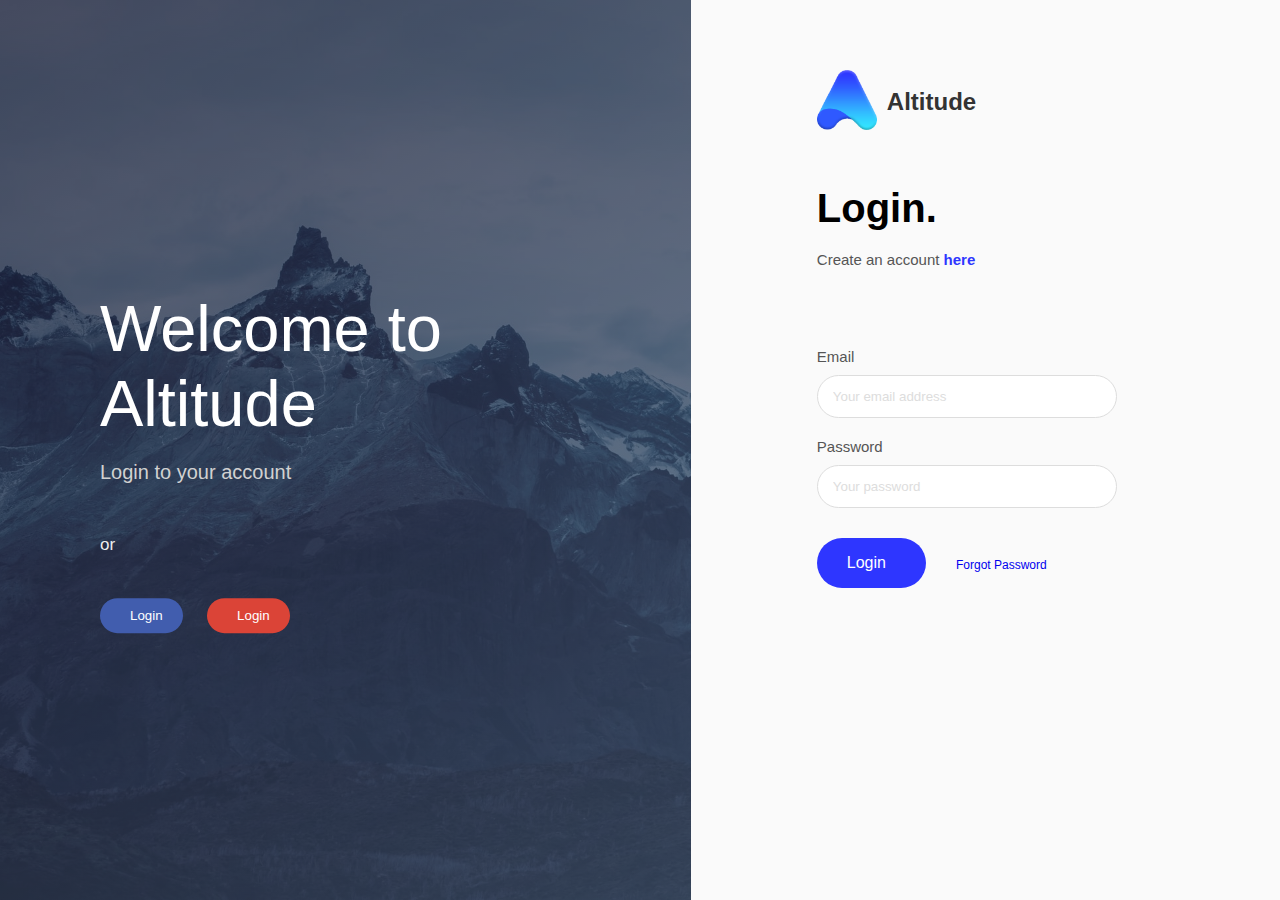
<file: login.html>
<!DOCTYPE html>
<html lang="">

<head>
	<meta charset="utf-8">
	<title>Login - Altitude</title>
	<meta name="viewport" content="width=device-width, initial-scale=1.0">
	<link rel="stylesheet" href="style.css">
	<link rel="icon" type="image/x-icon" href="images/logo.png"/>
    <script src="https://ajax.googleapis.com/ajax/libs/jquery/3.4.1/jquery.min.js"></script>
    <link rel="stylesheet" href="https://use.fontawesome.com/releases/v5.6.3/css/all.css" integrity="sha384-UHRtZLI+pbxtHCWp1t77Bi1L4ZtiqrqD80Kn4Z8NTSRyMA2Fd33n5dQ8lWUE00s/" crossorigin="anonymous">
    
</head>  
 
    <body>
    
        <div class="loginleft">
            <div class="logincover"></div> 
            <div class="logincont">
                <h1>Welcome to <br>Altitude</h1>
                <h6>Login to your account</h6>
                <p>or</p>
                <button class="fblogin"><i class="fab fa-facebook-f"></i>Login</button>
                <button class="glogin"><i class="fab fa-google"></i>Login</button>
                
            </div>
        </div>
     
        <div class="loginright"> 
            <div class="loginrightcont"> 
                <h3><a href="index.html"><img src="images/logo.png"/>Altitude</a></h3>
                <h4>Login.</h4>
                <h6>Create an account <a href="#">here</a></h6> 
                <div class="spacer"></div>
                <form>
                    <h6>Email</h6>
                    <div class="inpdiv"><input type="email" placeholder="Your email address"><i class="fas fa-user-alt"></i></div>
                    <h6>Password</h6>
                    <div class="inpdiv"><input type="password" placeholder="Your password"><i class="fas fa-lock"></i></div>
                    <button type=submit>Login<i class="fas fa-sign-in-alt"></i></button>
                    <small><a href="#">Forgot Password</a></small>
                </form>
            </div>
        </div>
    
    
    
     
    
    
    
    </body>
</html>
</file>
<file: style.css>
html, body {
    margin: 0;
    padding: 0;
    scroll-behavior: smooth;
    font-family: Montserrat, sans-serif;
}
body {
    background: #fafafa;
}  
:root {
    --txtcolor: #17aeff;
    --sky: #33dfff;    
    --dark: #002033;
    --grad: linear-gradient(150deg, #2e37ff 0%, #33dfff 100%);
    --color: #2e36ff;
}   
 
.grid {
    position: relative;
    margin: auto;
    width: 1320px;
}
.xgrid { 
    padding: 50px 0px;
}
.clear {
    clear: both;
}

h1,h2,h3,h4,h5,h6,i,p,li,button,a,span,small,img,section {
    position: relative;
}
i {
    transition: all 0.3s;
}
img {
    object-fit: cover;
}
button {
    outline: none;
    position: relative;
    border-radius: 10px;
    cursor: pointer;
    border: none;
    transition: all 0.3s;
}
section h3 {
    font-size: 30px;
    margin-bottom: 10px;
}
section h6 {
    font-size: 18px;
    margin-top: 10px;
    font-weight: 400;
}
a {
    text-decoration: none;
}
p {
    line-height: 1.8;
}
input, textarea {
    outline: none;
}

::selection {
    background: var(--color);
    color: white;
}
::-webkit-scrollbar {
    width: 15px;
} 
::-webkit-scrollbar-track {
  background: #eee; 
}
::-webkit-scrollbar-thumb {
  background: var(--color);
} 
.spacer {
    height: 50px;
}
.spacers {
    height: 20px;
}
.spacerl {
    height: 100px;
}


nav {
   position: fixed;
    width: 100%;
    padding: 15px 0px;
    box-sizing: border-box;
    z-index: 990;
    transition: all 0.4s;
}
nav img {
    width: 70px;
    float: left;
    margin-right: 10px;
    transition: all 0.4s;
}
.logo span {
    top: 20px;
    transition: all 0.3s;
}
nav h3 {
    color: #555;
    top: 17px;
    font-size: 25px;
    font-weight: 500;
    float: left;
    margin: auto;
    cursor: pointer;
    text-transform: uppercase;
    transition: all 0.4s;
}
nav h3 span {
    top: 20px;
}
.menu {
    position: relative;
    float: right;
    top: 40px;
    transition: all 0.4s;
}  
.menu a {
    margin: auto 7px;
    padding: 5px;
    color: white;
    transition: all 0.3s;
    font-weight: 600;
    display: inline-block;
}
.menu a hr {
    position: relative;
    border: none;
    background: #fff;
    height: 2px;
    width: 0px;
    transition: all 0.3s;
    margin-left: 0px;
}
.menu a:hover hr {
    width: 100%;
}
.navbtn {
    margin: auto 2px!important;
} 
nav button {
    top: -23px;
    margin: auto;
    padding: 10px 20px;
    transition: all 0.3s;
    font-size: 16px;
    border-radius: 40px;
    border: 2px solid #fff;
    display: inline-block;
} 
.navbtn1 button {
    background: #fff;
}
.navbtn1 button:hover {
    background: #eaeaea;
}
.navbtn2 button {
    border: 2px solid #fff;
    background: none;
    color: #fff;
}
.navbtn2 button:hover {
    background: #fff;
    color: #333;
}
nav button i {
    margin-right: 10px;
    transition: all 0s;
}
.mobbtn {
    display: none;
    position: relative;
    top: 37px;
    width: 40px;
    float: right;
    padding: 5px;
    cursor: pointer;
    transition: all 0.4s;
}
.bg {
    position: relative;
    height: 100vh;
    width: 100%;
    background-image: url(images/bg.png);
    background-attachment: fixed;
    background-position: center;
    background-size: cover;
    overflow: hidden;
}
.mobmenu {
    position: fixed;
    width: 100%;
    top: -75vh;
    height: 75vh;
    background: var(--color);
    transition: all 0.4s;
    z-index: 995;
}
.mobmenucont {
    position: absolute;
    top: 50%;
    transform: translateY(-50%);
    left: 0;
    right: 0;
    margin: auto;
    text-align: center;
}
.mobmenu p {
    font-size: 24px;
    display: block;
    margin: 20px auto;
}
.mobmenu a {
    color: #fff;
}
.mobmenu button {
    display: block;
    margin: 20px auto;
    padding: 10px 30px;
    margin-bottom: 30px;
    border-radius: 40px;
    font-size: 16px;
    background: #fff;
}
.mobmenu button i {
    margin-right: 10px;
}
.closemenu {
    position: absolute;
    right: 32px;
    top: 55px;
    width: 38px;
    height: 25px;
    padding: 5px;
    padding-top: 10px;
    cursor: pointer;
    z-index: 100;
} 
.closemenu hr {
    border: none;
    background: #fff;
    height: 2px;
    width: 100%;
}
.closemenu hr:nth-of-type(1) {
    transform: rotate(45deg);
}
.closemenu hr:nth-of-type(2) {
    transform: rotate(-45deg);
    margin-top: -10px;
}

.spaceview {
    height: 100vh;
}
.spinner {
    position: absolute;
    top: 0px;
    right: 100px;
    width: 400px;
    opacity: 0.1;
    animation: spin 15s linear infinite;
}
@keyframes spin {
    0%{transform: rotate(0deg);width: 400px}
    50%{transform: rotate(180deg);width:500px}
    100%{transform: rotate(360deg);width: 400px}
}
.blob {
    position: absolute;
    top: 200px;
    left: -1800px;
    width: 200vw;
    height: 250vh;
}
 
.bgtitles {
    position: absolute;
    top: -50%;
    transform: translateY(60%);
    z-index: 100;
}
.bgtitles h1 {
    font-size: 55px;
    color: #333;
    margin-bottom: 0px;
}
/*
.bgtitles h1 span {
    background: -webkit-linear-gradient(-90deg, #0099ff 0%, #33dfff 100%);
    -webkit-background-clip: text;
    -webkit-text-fill-color: transparent;
}
*/
.bgtitles h6 {
    color: var(--txtcolor);
    font-size: 18px;
    margin: 20px auto;
    margin-top: 10px;
    font-weight: 500;
}
.bgtitles p {
    font-size: 14px;
    width: 500px;
    color: #aaa;
    font-weight: 400;
    margin:20px 0px;
}
.bgtitles button {
    background: var(--grad);
    padding: 15px 30px;
    color: #fff;
    font-size: 15px;
}
.bgtitles button i {
    margin-left: 13px;
    width: 10px;
}
.bgtitles button:hover {
    filter: brightness(105%);
}
.bgtitles button:hover i {
    margin-left: 23px;
}

.blob {
    position: absolute;
    opacity: 0.1;
}

.s1 {
    background: #fff;
    text-align: center;
}
.s1 h3 {
    color: #555;
}
.s1 h6 {
    color: var(--txtcolor);
}
.s1box {
    position: relative;
    width: 200px;
    margin: 40px;
    text-align: center;
    display: inline-table;
}
.s1box img {
    width: 100px;
}
.s1box h4 {
    font-size: 22px;
    color: #555;
    font-weight: 500;
    margin-top: 20px;
}
.s1box p {
    font-size: 14px;
    color: #aaa;
    font-weight: 400;
} 

.s2 {
    background: linear-gradient(135deg, rgba(16,0,133,1) 0%, rgba(0,98,241,1) 100%);
    text-align: center;
}
.s2 h3 {
    color: #f1f1f1;
}
.s2 h6 {
    color: #ddd;
}
.s2box {
    position: relative;
    display: inline-block;
    margin: 40px;
}
.s2box h1 {
    font-size: 70px;
    font-weight: 900;
    color: #fff;
    font-style: normal;
    margin: auto;
    margin-top: 10px;
    margin-bottom: 0px;
}
.s2box h4 {
    color: #f1f1f1;
    font-size: 20px;
    font-weight: 500;
    margin-top: 10px;
}
.s2box i {
    font-size: 30px;
    color: #fff;
    opacity: 0.2;
}
.brands {
    position: relative;
    top: -130px;
    width: 100%;
    height: 250px;
    background: #fff;
    border-radius: 10px;
    box-shadow: 0 1px 18px rgba(0,0,0,0.1); 
    padding: 30px;
    box-sizing: border-box;
    margin-bottom: -150px;
}
.brands img {
    top: 30px;
    width: 140px;
    margin: 30px;
    border: none;
    outline: none;
}
.slick-track {
    cursor: move;
}  

.s3 {
    text-align: center;
}

.s3 h3 {
    color: #555;
}
.s3 h6 {
    color: var(--txtcolor);
    margin-bottom: 100px;
}
.s3 svg {
    position: relative;
    width: 200px;
    height: 200px;
}
.startimg {
    position: absolute;
    top: 80px;
    left: 70px;
    width: 60px;
    height: 60px;
}
.s3left {
    position: relative;
    float: left;
    width: 48%;
    overflow: hidden;
    text-align: left;
} 
.s3right {
    position: relative;
    float: right;
    width: 48%;
    overflow: hidden;
    border-top-right-radius: 10px;
    border-bottom-right-radius: 10px;
}
.s3left h4 {
    font-size: 24px;
    color: var(--color);
    text-align: left;
    font-weight: 600;
    margin-top: 10px;
    margin-bottom: 10px;
}
.s3left p {
    color: #555;
    margin: auto;
    margin-bottom: 40px;
}
.s3left button {
    background: var(--color);
    color: #fff;
    padding: 15px 30px;
    font-size: 16px;
}
.s3left button:hover {
    filter: brightness(115%);
}
.s3left button:hover i {
    margin-left: 20px;
}
.s3left button i {
    margin-left: 10px;
}
.projectimg {
    width: 100%;
    height: 100%;
}

footer {
    background-image: url(images/footbg.png);
    background-position: top;
    background-size: cover;
    text-align: center;
    margin-top: -100px;
}

footer h6 {
    font-size: 20px;
    color: #fff;
    margin: auto;
    margin-bottom: 20px;
}

footer .col {
    position: relative;
    width: 20%;
    display: inline-table;
    margin: 20px;
    text-align: left;
}
footer .col a:hover {
    text-decoration: underline;
}
footer p {
    color: #f1f1f1;
    font-size: 13px;
    line-height: 2;
    margin: 10px auto;
}
footer p a {
    font-size: 13px;
    color: #f1f1f1;
}
footer p i {
    margin-right: 10px;
    font-size: 16px;
}
.socials i {
    font-size: 20px;
    margin-bottom: 10px;
}
 
/*Login CSS */
.loginleft {
    position: relative;
    width: 54vw;
    height: 100vh;
    float: left;
    background-image: url(images/loginbg.jpg);
    background-position: center;
    background-size: cover;
}
.loginright {
    position: relative;
    float: right;
    width: 44vw;
    height: 100vh;
    
}
.logincover {
    position: absolute;
    top: 0;
    left: 0;
    width: 100%;
    height: 100%;
    background: linear-gradient(150deg, rgba(16,0,133,1) 0%, rgba(0,98,241,1) 100%);
    filter: grayscale(80%);
    opacity: 0.7;
}
.logincont {
    position: absolute;
    text-align: left;
    top: 50%;
    transform: translateY(-50%);
    left: 0;
    right: 0;
    margin: auto;
    padding: 50px 100px;
    box-sizing: border-box;
}
.logincont h1 {
    font-size: 65px;
    color: #fff;
    font-weight: 500;
    margin-bottom: 20px;
} 
.logincont h6 {
    color: #d1d1d1;
    font-size: 20px;
    margin-top: 10px;
    font-weight: 500;
}
.logincont button {
    padding: 10px 20px;
    border-radius: 40px;
    margin: 20px;
    margin-left: 0;
    color: #fff;
}
.logincont button:hover i {
    margin-right: 20px;
}
.logincont button i {
    margin-right: 10px;
}
.fblogin {
    background: #415dae;
}
.glogin {
  background: #DB4437;  
}
.logincont p {
    color: #eee;
    font-size: 17px;
    font-weight: 400;
}

.loginright img {
    width: 60px;
    top: 20px;
    margin-right: 10px;
} 
.loginrightcont {
    position: absolute;
    text-align: left;
    left: 0;
    right: 0;
    margin: auto;
    padding: 50px 100px;
    box-sizing: border-box;
}
.loginright h3 {
    font-size: 24px;
    margin: auto;
    color: #555;
    margin-bottom: 70px;
}
.loginright h4 {
    font-size: 40px;
    font-weight: 900;
    margin-bottom: 0px;
}
.loginright h6 {
    margin-top: 20px;
    font-weight: 500;
    color: #555;
    font-size: 15px;
    margin-bottom: 10px;
}
.loginright h6 a {
    margin-top: 0px;
    color: var(--color);
    font-weight: 600;
}
.loginright a:hover {
    text-decoration: underline;
}
.loginright input {
    box-sizing: border-box;
    padding: 13px 10px;
    padding-left: 15px;
    border-radius: 40px;
    border: 1px solid #ddd;
    width: 300px;
    color: #555;
}
.loginright input::placeholder {
    color: #ddd;
}
.loginright i {
    color: #555;
    margin-left: 10px;
    font-size: 17px;
}
.loginright small {
    position: relative;
    float: left;
    font-size: 12px;
    margin-top: 50px;
}
.loginright button {
    margin-top: 30px;
    padding: 15px 30px;
    background: var(--color);
    border-radius: 40px;
    color: #fff;
    float: left;
    font-size: 16px;
    margin-right: 30px;
}
.loginright button:hover {
    filter: brightness(120%);
}
.loginright button i {
    margin-left: 10px;
    color: #fff;
}
.loginright button:hover i {
    margin-left: 15px;
}
.loginright h3 a:hover {
    text-decoration: none;
}
.loginright h3 a {
    color: #333;
}











@media (max-width: 1350px) {
    .grid {
        width: 95%;
    }
}
@media (max-width: 1320px) {
    .menu a {
        color: #d1d1d1;
    }
    .menu a hr {
        background: #d1d1d1;
    }
    
}

@media (max-width: 1200px) {
    
    .inpdiv i {
        display: block;
        margin-top: 10px;
    }
}

@media (max-width: 1080px) {
    .logo span {
        top: 12px;
        transition: all 0.3s;
    }
    .menu {
        display: none;
    }
    .mobbtn {
        display: block;
    }
    .mobbtn hr {
        border: none;
        height: 2px;
        background: #fff;
        margin-left: 0;
    }
    .mobbtn hr:nth-of-type(1) { 
        width: 100%;
    }
    .mobbtn hr:nth-of-type(2) { 
        width: 80%;
    }
    .spinner {
        opacity: 0.04;
    }
    .bgtitles {
        text-align: center;
        margin: auto;
        left: 0;
        right: 0;
    }
    .bgtitles p {
        margin: 20px auto;
        font-size: 17px;
    }
    .mobbtn {
        display: block;
    }
    .loginright, .loginleft {
        width: 100%;
    }
    .inpdiv i {
        display: inline-block;
    }
    
    
}
@media (max-width: 920px) {
    footer .col {
        width: 45%;
        margin: 40px 0;
    }
    .lastcol {
        margin-bottom: 0!important;
    }
    
}
@media (max-width: 650px) {
    
    .bg {
        height: 120vh;
    }
    .bg p {
        width: 90%;
    }
    .s3left, .s3right {
        width: 100%;
        float: none;
        text-align: center;
    }
    .s3left img {
        margin: auto;
        left: 0;
        right: 0;
    }
    .s3left h4,.s3left h6 {
        text-align: center;
    }
    footer .col {
        top: 50px;
    }
    .logincont, .loginrightcont {
        padding: 20px;
        text-align: center;
    }
    .loginright form {
        text-align: left;
    }
    .inpdiv input {
        width: 100%;
    }
    
}

@media (max-width:400px) {
    .loginleft h1 {
        font-size: 50px;
    }
}
</file>
